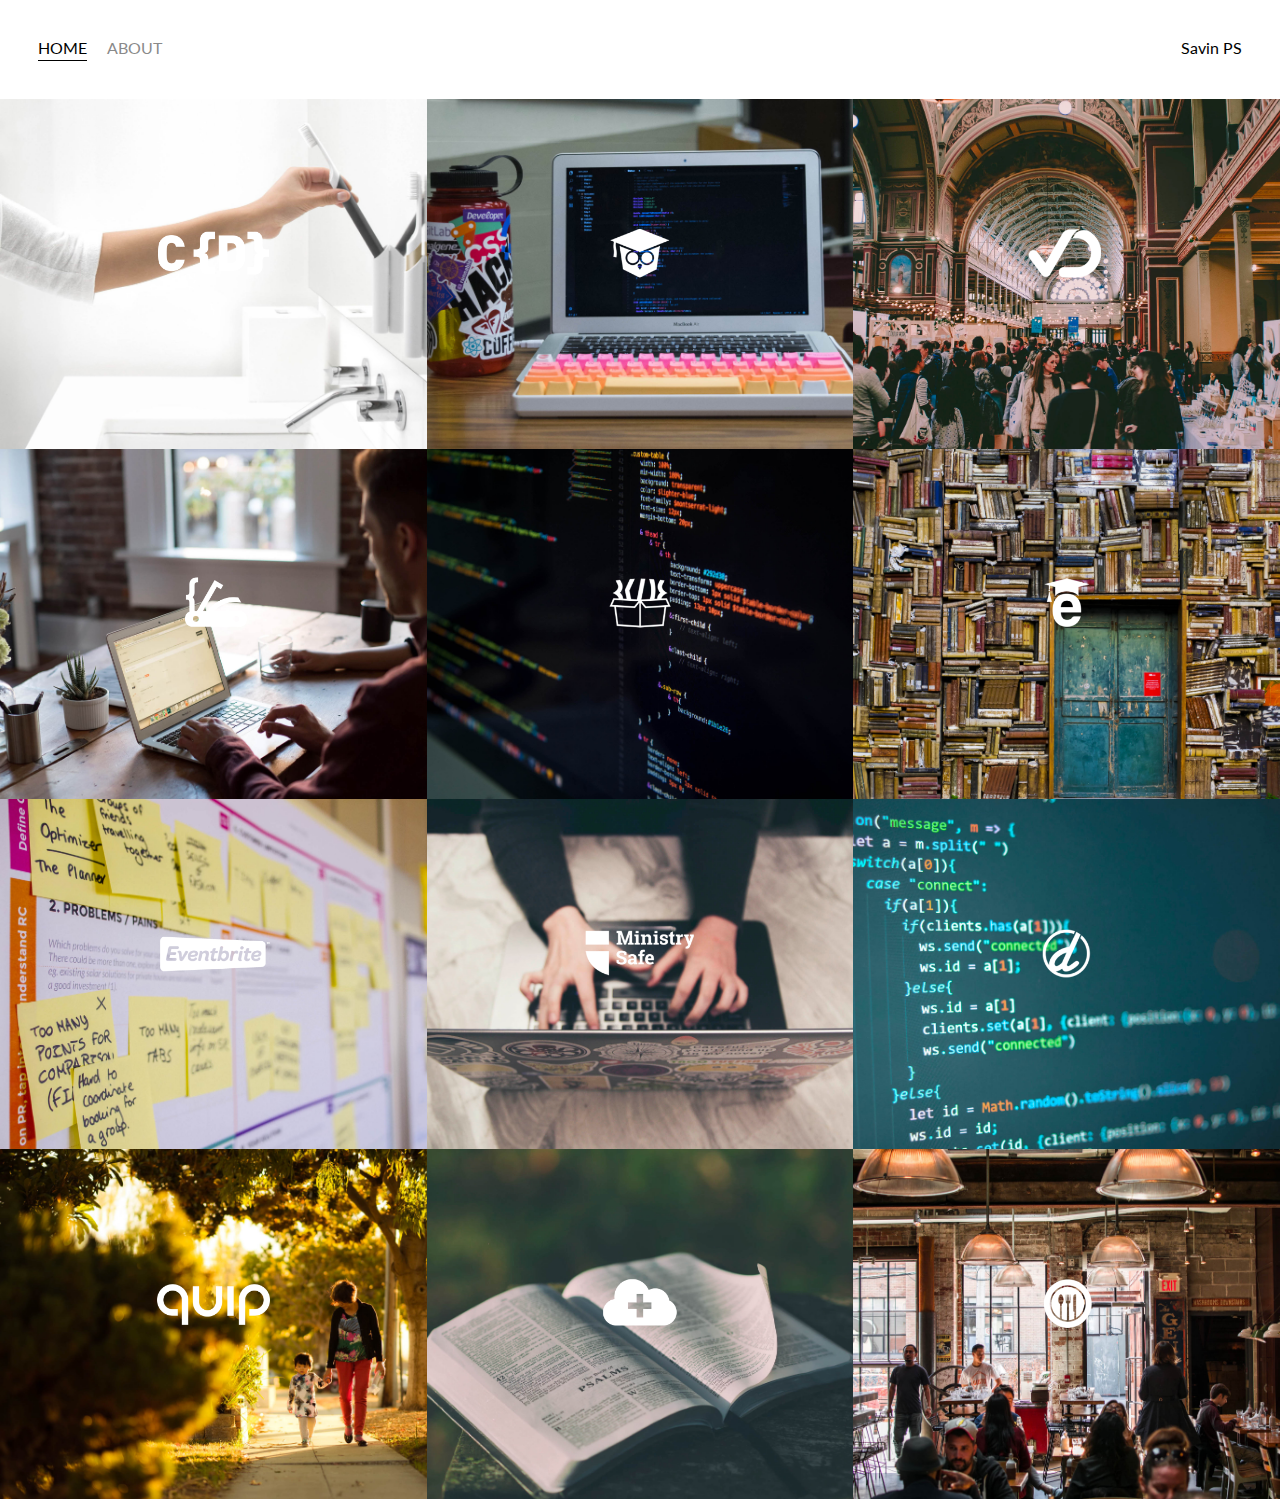
<file: index.html>
<!DOCTYPE html>
<html>
    <head>
        <meta charset="utf-8" />
        <title>Portfolio</title>
        <link rel="stylesheet" href="style.css">
        <link href="https://fonts.googleapis.com/css?family=Lato&display=swap" rel="stylesheet"
    </head>
    <body>
        <div class="container">
            <div class="nav-wrapper">
                <div class="left-side">
                    <div class="nav-link-wrapper active-nav-link">
                        <a href="index.html">Home</a>
                    </div>
                    <div class="nav-link-wrapper ">
                        <a href="about.html">About</a>
                    </div>
                </div>

                <div class="right-side">
                    <div class="brand">
                        <div>Savin PS</div>
                    </div>
                </div>     
            </div>

            <div class="content-wrapper">
                <div class="portfolio-items-wrapper">
                    <div class="portfolio-item-wrapper">
                        <div class="portfolio-img-background" style="background-image: url(images/portfolio1.jpg)"></div>
                        <div class="img-text-wrapper">
                            <div class="logo-wrapper">
                                <img src="images/logos/crondose.png">
                            </div>
                            <div class="subtitle">
                                I built the Ecommerce platform
                            </div>
                        </div>
                    </div>

                    <div class="portfolio-item-wrapper">
                        <div class="portfolio-img-background" style="background-image: url(images/portfolio2.jpg)"></div>
                        <div class="img-text-wrapper">
                            <div class="logo-wrapper">
                                <img src="images/logos/dailysmarty.png">
                            </div>
                            <div class="subtitle">
                                I built the Ecommerce platform
                            </div>
                        </div>
                    </div>

                    <div class="portfolio-item-wrapper">
                        <div class="portfolio-img-background" style="background-image: url(images/portfolio3.jpg)"></div>
                        <div class="img-text-wrapper">
                            <div class="logo-wrapper">
                                <img src="images/logos/dashtrack.png">
                            </div>
                            <div class="subtitle">
                                I built the Ecommerce platform
                            </div>
                        </div>
                    </div>

                    <div class="portfolio-item-wrapper">
                        <div class="portfolio-img-background" style="background-image: url(images/portfolio4.jpg)"></div>
                        <div class="img-text-wrapper">
                            <div class="logo-wrapper">
                                <img src="images/logos/devcamp.png">
                            </div>
                            <div class="subtitle">
                                I built the Ecommerce platform
                            </div>
                        </div>
                    </div> 

                    <div class="portfolio-item-wrapper">
                        <div class="portfolio-img-background" style="background-image: url(images/portfolio5.jpg)"></div>
                        <div class="img-text-wrapper">
                            <div class="logo-wrapper">
                                <img src="images/logos/devtrunk.png">
                            </div>
                            <div class="subtitle">
                                I built the Ecommerce platform
                            </div>
                        </div>
                    </div>
                    
                
                    <div class="portfolio-item-wrapper">
                        <div class="portfolio-img-background" style="background-image: url(images/portfolio6.jpg)"></div>
                        <div class="img-text-wrapper">
                            <div class="logo-wrapper">
                                <img src="images/logos/edutechional.png">
                            </div>
                            <div class="subtitle">
                                I built the Ecommerce platform
                            </div>
                        </div>
                    </div>


                    <div class="portfolio-item-wrapper">
                        <div class="portfolio-img-background" style="background-image: url(images/portfolio7.jpg)"></div>
                        <div class="img-text-wrapper">
                            <div class="logo-wrapper">
                                <img src="images/logos/eventbrite.png">
                            </div>
                            <div class="subtitle">
                                I built the Ecommerce platform
                            </div>
                        </div>
                    </div>

                        
                    <div class="portfolio-item-wrapper">
                        <div class="portfolio-img-background" style="background-image: url(images/portfolio8.jpg)"></div>
                        <div class="img-text-wrapper">
                            <div class="logo-wrapper">
                                <img src="images/logos/ministry-safe.png">
                            </div>
                            <div class="subtitle">
                                I built the Ecommerce platform
                            </div>
                        </div>
                    </div>
                        
                    <div class="portfolio-item-wrapper">
                        <div class="portfolio-img-background" style="background-image: url(images/portfolio9.jpg)"></div>
                        <div class="img-text-wrapper">
                            <div class="logo-wrapper">
                                <img src="images/logos/open-devos.png">
                            </div>
                            <div class="subtitle">
                                I built the Ecommerce platform
                            </div>
                        </div>
                    </div>
                        
                    <div class="portfolio-item-wrapper">
                        <div class="portfolio-img-background" style="background-image: url(images/portfolio10.jpg)"></div>
                        <div class="img-text-wrapper">
                            <div class="logo-wrapper">
                                <img src="images/logos/quip.png">
                            </div>
                            <div class="subtitle">
                                I built the Ecommerce platform
                            </div>
                        </div>
                    </div>
                        
                    <div class="portfolio-item-wrapper">
                        <div class="portfolio-img-background" style="background-image: url(images/portfolio11.jpg)"></div>
                        <div class="img-text-wrapper">
                            <div class="logo-wrapper">
                                <img src="images/logos/shop-hacker.png">
                            </div>
                            <div class="subtitle">
                                I built the Ecommerce platform
                            </div>
                        </div>
                    </div>
                        
                    <div class="portfolio-item-wrapper">
                        <div class="portfolio-img-background" style="background-image: url(images/portfolio12.jpg)"></div>
                        <div class="img-text-wrapper">
                            <div class="logo-wrapper">
                                <img src="images/logos/toastability.png">
                            </div>
                            <div class="subtitle">
                                I built the Ecommerce platform
                            </div>
                        </div>
                    </div>
                        
                </div>
            </div>
        </div>
    </body>

    <script>
        const portfolioItems = document.querySelectorAll('.portfolio-item-wrapper');

        portfolioItems.forEach( portfolioItem => {
            portfolioItem.addEventListener('mouseover', () => {
                console.log(portfolioItem.childNodes);
                portfolioItem.childNodes[1].classList.add('img-darken');
            })

            portfolioItem.addEventListener('mouseout', () => {
                portfolioItem.childNodes[1].classList.remove('img-darken');
            })
        })
    </script>
</html>
</file>
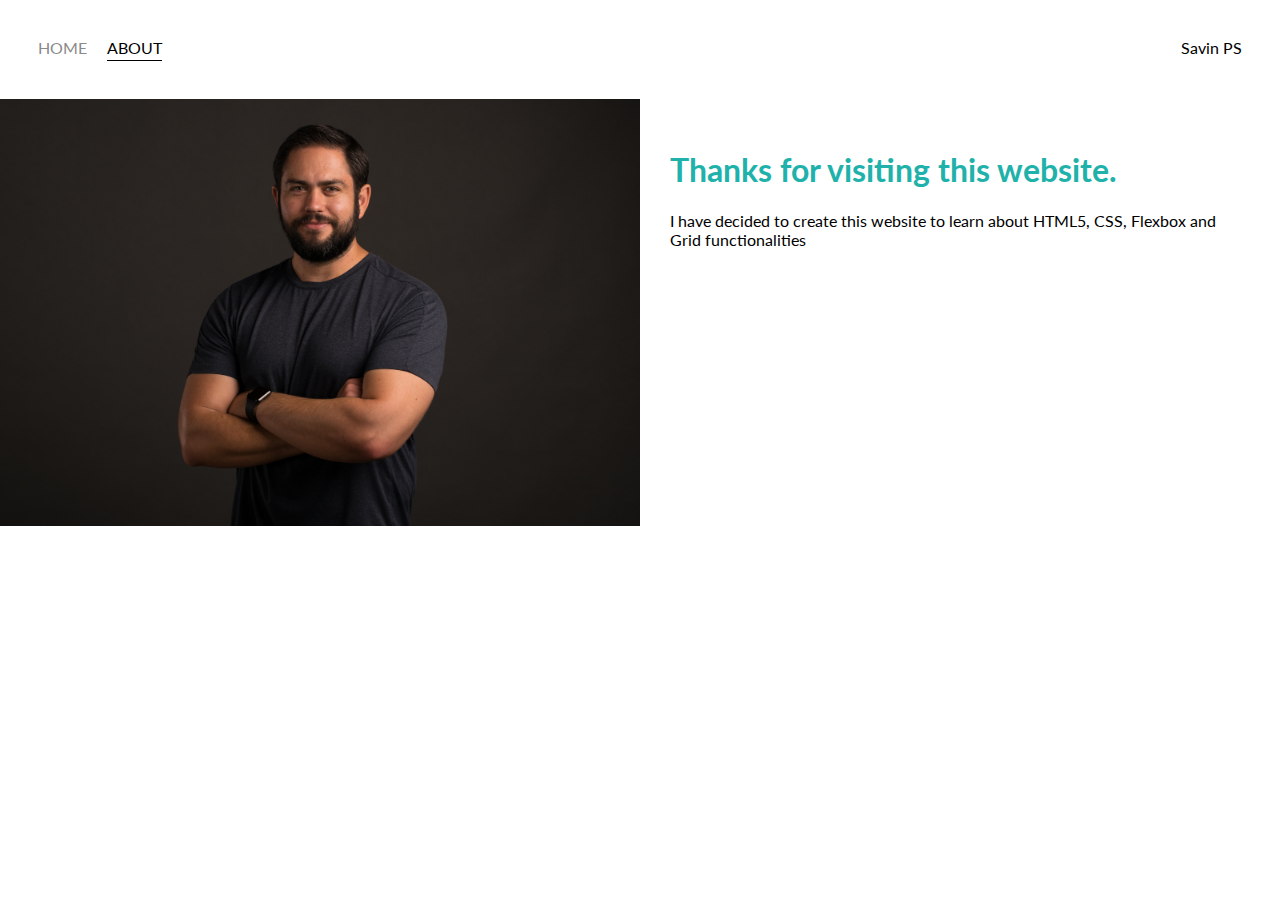
<file: about.html>
<!DOCTYPE html>
<html>
    <head>
        <meta charset="utf-8" />
        <title>Title</title>
        <link rel="stylesheet" href="style.css">
        <link href="https://fonts.googleapis.com/css?family=Lato&display=swap" rel="stylesheet"
    </head>
    <body>
        <div class="container">
            <div class="nav-wrapper">
                <div class="left-side">
                    <div class="nav-link-wrapper">
                        <a href="index.html">Home</a>
                    </div>
                    <div class="nav-link-wrapper active-nav-link">
                        <a href="about.html">About</a>
                    </div>
                </div>

                <div class="right-side">
                    <div class="brand">
                        <div>Savin PS</div>
                    </div>
                </div>     
            </div>

            <div class="content-wrapper">
                <div class="two-column-wrapper">
                    <div class="profile-image-wrapper">
                        <img src="images/profile.jpg" alt="">
                    </div>
                    <div class="profile-content-wrapper">
                        <h1>Thanks for visiting this website.</h1>
                        <p>I have decided to create this website to learn about HTML5, CSS, Flexbox and Grid functionalities</p>
                    </div>
                </div>
            </div>
        </div>
    </body>

</html>
</file>
<file: style.css>
/* Master Styles */
body {
    margin: 0px;
    font-family: 'Lato', sans-serif;
}

.container {
    display: grid;
    grid-template-columns: 1fr;
}

/* Nav Styles */
.nav-wrapper {
    display: flex;
    justify-content: space-between;
    padding: 38px;
}

.left-side {
    display: flex;
}

.nav-wrapper > .left-side > div {
    margin-right: 20px;
    font-size: 1em;
    text-transform: uppercase
}

.nav-link-wrapper {
    height: 22px;
    border-bottom: 1px solid transparent;
    transition: border-bottom 0.5s;
}

.nav-link-wrapper a {
    color: #8a8a8a;
    text-decoration: none;
    transition: color 0.5s;
}

.nav-link-wrapper :hover {
    border-bottom: 1px solid black;

}

.nav-link-wrapper a:hover {
    color: black;
}

.active-nav-link {
    border-bottom: 1px solid black;
}

.active-nav-link a {
    color: black !important;
}

/* Portfolio Styles */
.portfolio-items-wrapper {
    display: grid;
    grid-template-columns: 1fr 1fr 1fr;
}

.portfolio-item-wrapper {
    position: relative;

}

.portfolio-img-background {
    height: 350px;
    width: 100%;
    background-size: cover;
    background-position: center;
    background-repeat: no-repeat;
}

.img-text-wrapper {
    position: absolute;
    top: 0;
    display: flex;
    flex-direction: column;
    justify-content: center;
    align-items: center;
    height: 100%;
    text-align: center;
    padding-left: 100px;
    padding-right: 100px;
}

.logo-wrapper img{
    width: 50%;
    margin-bottom: 20px;
}

.img-text-wrapper .subtitle {
    transition: 1s;
    font-weight: 600;
    color: transparent;
}

.img-text-wrapper:hover .subtitle {
    font-weight: 600;
    color: lightseagreen;
}

.img-darken {
    transition: 1s;
    filter: brightness(10%);

}

/* About Page */
.two-column-wrapper {
    display: grid;
    grid-template-columns: 1fr 1fr;
}


.profile-image-wrapper img {
    width: 100%
}

.profile-content-wrapper {
    padding: 30px;
}

.profile-content-wrapper h1 {
    color: lightseagreen;
}
</file>
